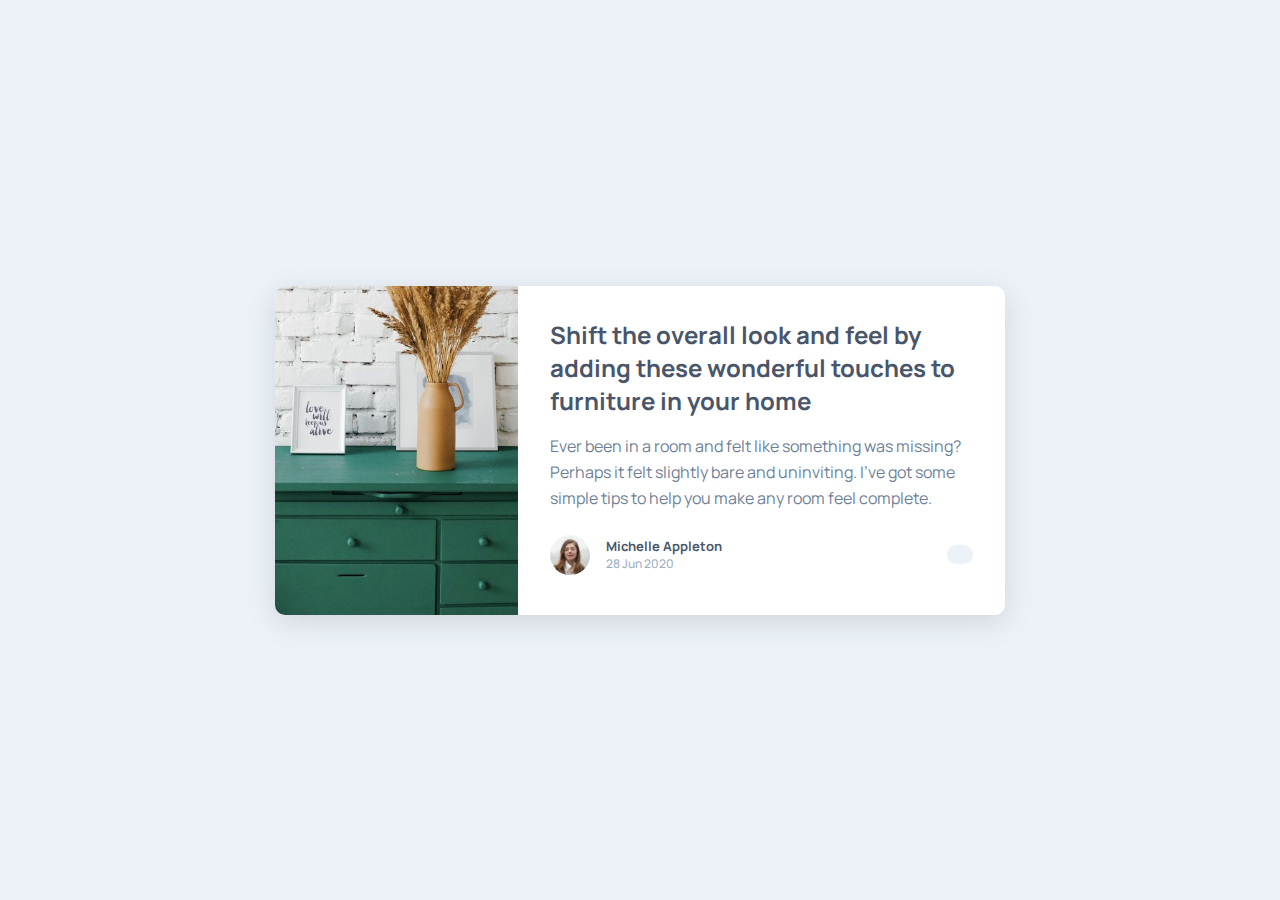
<file: Article-preview-component/index.html>
<!DOCTYPE html>
<html lang="en">
<head>
  <meta charset="UTF-8">
  <meta name="viewport" content="width=device-width, initial-scale=1.0"> <!-- displays site properly based on user's device -->
  <link rel="preconnect" href="https://fonts.googleapis.com">
  <link rel="preconnect" href="https://fonts.gstatic.com" crossorigin>
  <link href="https://fonts.googleapis.com/css2?family=Manrope:wght@500;700&display=swap" rel="stylesheet">
  <link rel="stylesheet" href="https://cdnjs.cloudflare.com/ajax/libs/font-awesome/6.5.1/css/all.min.css" integrity="sha512-DTOQO9RWCH3ppGqcWaEA1BIZOC6xxalwEsw9c2QQeAIftl+Vegovlnee1c9QX4TctnWMn13TZye+giMm8e2LwA==" crossorigin="anonymous" referrerpolicy="no-referrer" />
  <link rel="icon" type="image/png" sizes="32x32" href="./images/favicon-32x32.png">
  <link rel="stylesheet" href="./src/style.css">
  <title>Frontend Mentor | Article preview component</title>

  <!-- Feel free to remove these styles or customise in your own stylesheet 👍 -->
  <!-- <style>
    .attribution { font-size: 11px; text-align: center; }
    .attribution a { color: hsl(228, 45%, 44%); }
  </style> -->
</head>
<body>

  <!-- Shift the overall look and feel by adding these wonderful 
  touches to furniture in your home

  Ever been in a room and felt like something was missing? Perhaps 
  it felt slightly bare and uninviting. I’ve got some simple tips 
  to help you make any room feel complete.

  Michelle Appleton
  28 Jun 2020

  Share -->
  
  <main class="container">
    <section class="img"></section>
    <section class="details">
      <h1>Shift the overall look and feel by adding these wonderful 
        touches to furniture in your home</h1>
      <p class="para">
        Ever been in a room and felt like something was missing? Perhaps 
        it felt slightly bare and uninviting. I’ve got some simple tips 
        to help you make any room feel complete.
      </p>
      <div class="flex_container">
        <div class="flex_1">
          <img src="./images/avatar-michelle.jpg" alt="Michelle" class="avatar">
          <div class="info">
            <h2>Michelle Appleton</h2>
            <p class="date">28 Jun 2020</p>
          </div>
        </div>
        <div class="flex_2">
          <i class="fa-solid fa-share"></i>
          <ul class="links">
            <li>SHARE</li>
            <li><img src="./images/icon-facebook.svg" alt="facebook"></li>
            <li><img src="./images/icon-twitter.svg" alt="twitter"></li>
            <li><img src="./images/icon-pinterest.svg" alt="pinterest"></li>
          </ul>
        </div>
      </div>
    </section>
  </main>

  <!-- <div class="attribution">
    Challenge by <a href="https://www.frontendmentor.io?ref=challenge" target="_blank">Frontend Mentor</a>. 
    Coded by <a href="#">Your Name Here</a>.
  </div> -->

  <script src="./src/app.js"></script>
</body>
</html>
</file>
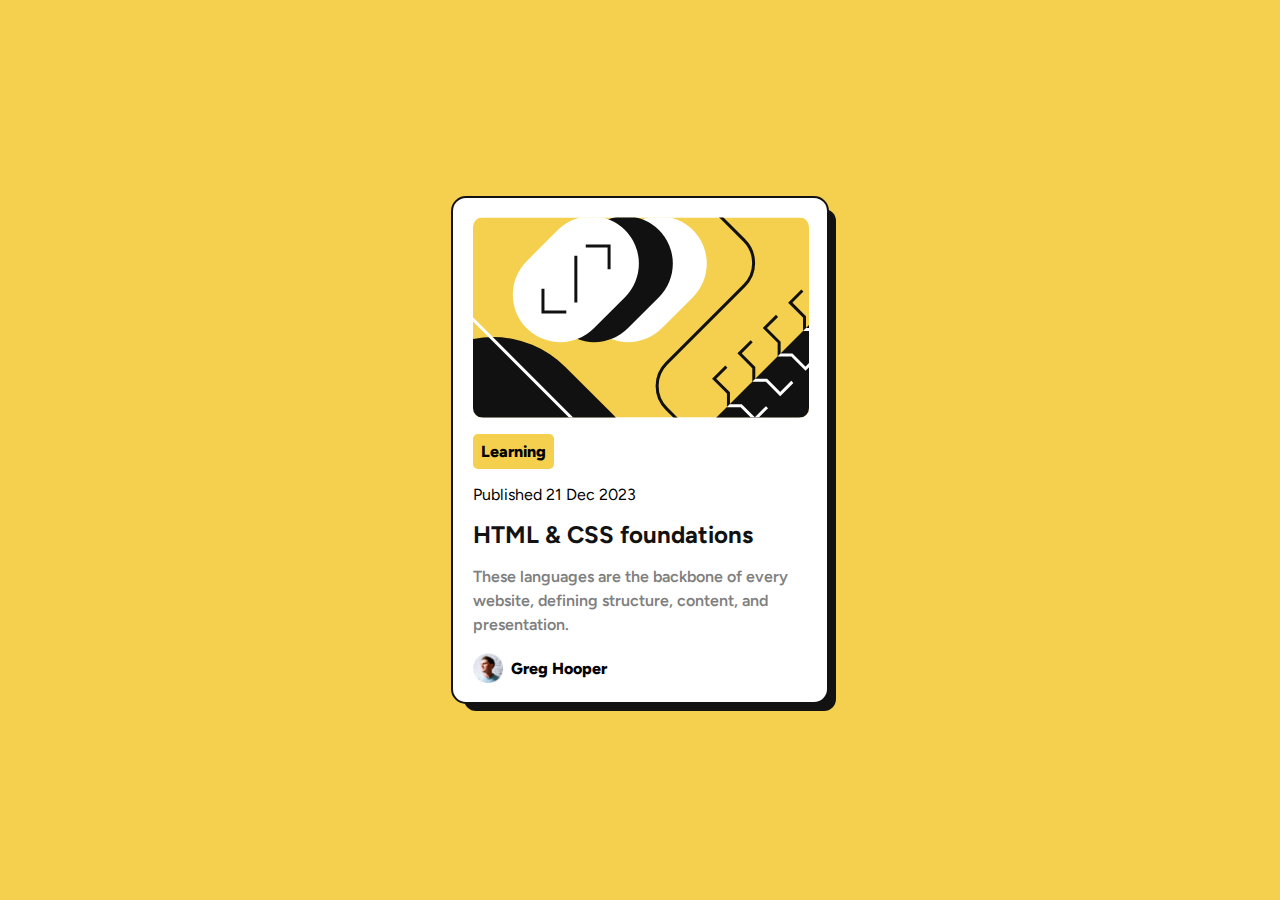
<file: Blog-preview-card/index.html>
<!DOCTYPE html>
<html lang="en">
<head>
  <meta charset="UTF-8">
  <meta name="viewport" content="width=device-width, initial-scale=1.0"> <!-- displays site properly based on user's device -->
  <link rel="preconnect" href="https://fonts.googleapis.com">
  <link rel="preconnect" href="https://fonts.gstatic.com" crossorigin>
  <link href="https://fonts.googleapis.com/css2?family=Figtree:wght@600;800&display=swap" rel="stylesheet">
  <link rel="icon" type="image/png" sizes="32x32" href="./assets/images/favicon-32x32.png">
  <link rel="stylesheet" href="./src/style.css">
  <title>Frontend Mentor | Blog preview card</title>

  <!-- Feel free to remove these styles or customise in your own stylesheet 👍
  <style>
    .attribution { font-size: 11px; text-align: center; }
    .attribution a { color: hsl(228, 45%, 44%); }
  </style> -->
</head>
<body>

  <!-- Learning

  Published 21 Dec 2023

  HTML & CSS foundations

  These languages are the backbone of every website, defining structure, content, and presentation.

  Greg Hooper -->

  <div class="container">
    <img src="./assets/images/illustration-article.svg" alt="illustration-article">

    <p class="tag">Learning</p>

    <p class="details">Published 21 Dec 2023</p>

    <h2>HTML & CSS foundations</h2>

    <p class="info">
      These languages are the backbone of every website, defining structure, content, and presentation.
    </p>

    <div class="profile_details">
      <img class="avatar" src="./assets/images/image-avatar.webp">
      <p class="name">Greg Hooper</p>
    </div>
  </div>
  
  <!-- <div class="attribution">
    Challenge by <a href="https://www.frontendmentor.io?ref=challenge" target="_blank">Frontend Mentor</a>. 
    Coded by <a href="#">Your Name Here</a>.
  </div> -->
</body>
</html>
</file>
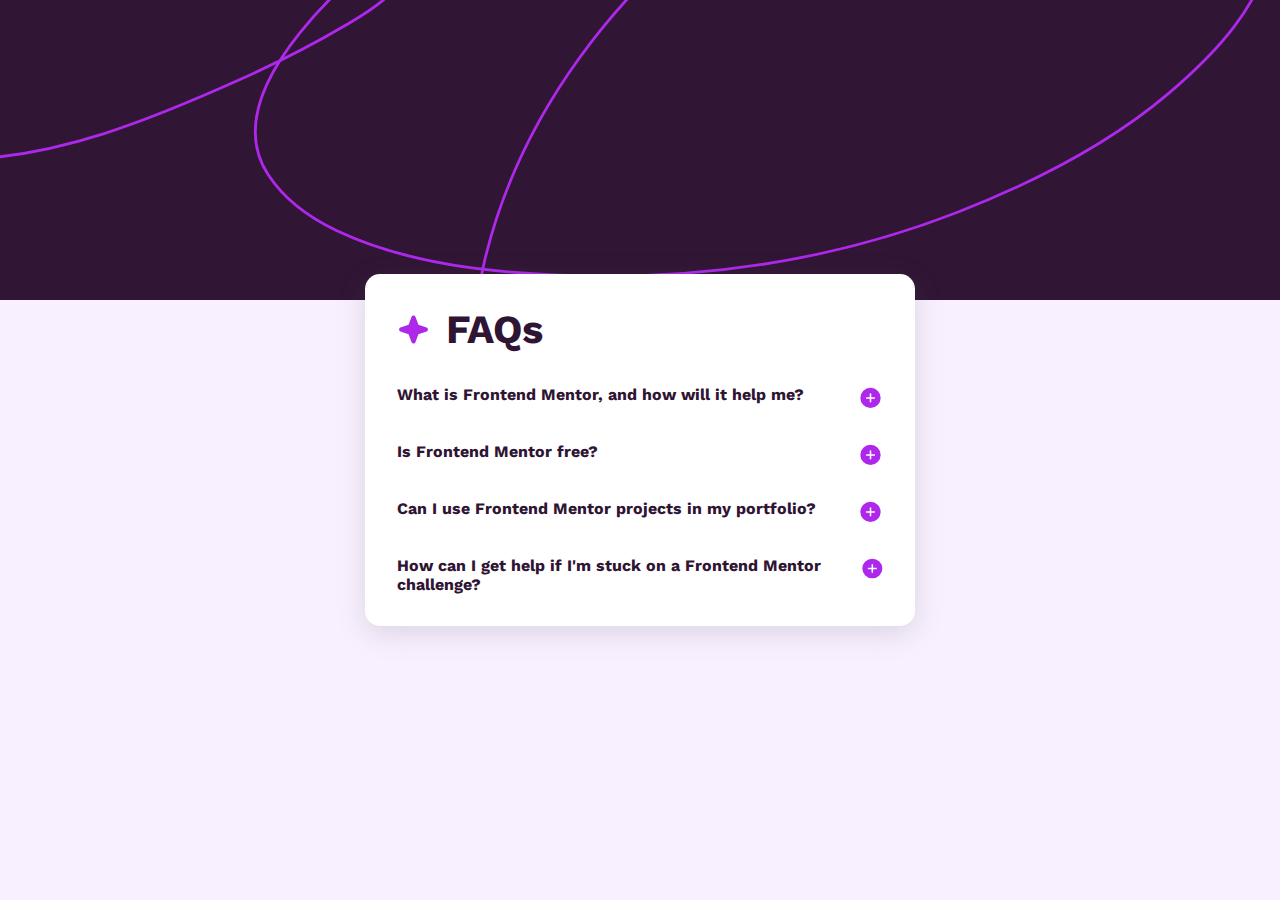
<file: FAQ-accordian/index.html>
<!DOCTYPE html>
<html lang="en">
<head>
  <meta charset="UTF-8">
  <meta name="viewport" content="width=device-width, initial-scale=1.0"> <!-- displays site properly based on user's device -->
  <link rel="preconnect" href="https://fonts.googleapis.com">
  <link rel="preconnect" href="https://fonts.gstatic.com" crossorigin>
  <link href="https://fonts.googleapis.com/css2?family=Work+Sans:wght@400;600;700&display=swap" rel="stylesheet">
  <link rel="icon" type="image/png" sizes="32x32" href="./assets/images/favicon-32x32.png">
  <link rel="stylesheet" href="./src/style.css">
  <title>Frontend Mentor | FAQ accordion</title>

  <!-- Feel free to remove these styles or customise in your own stylesheet 👍 -->
  <!-- <style>
    .attribution { font-size: 11px; text-align: center; }
    .attribution a { color: hsl(228, 45%, 44%); }
  </style> -->
</head>
<body>

  <!-- FAQs

  What is Frontend Mentor, and how will it help me?

  Frontend Mentor offers realistic coding challenges to help developers improve their 
  frontend coding skills with projects in HTML, CSS, and JavaScript. It's suitable for 
  all levels and ideal for portfolio building.

  Is Frontend Mentor free?

  Yes, Frontend Mentor offers both free and premium coding challenges, with the free 
  option providing access to a range of projects suitable for all skill levels.

  Can I use Frontend Mentor projects in my portfolio?

  Yes, you can use projects completed on Frontend Mentor in your portfolio. It's an excellent
  way to showcase your skills to potential employers!

  How can I get help if I'm stuck on a Frontend Mentor challenge?
  
  The best place to get help is inside Frontend Mentor's Discord community. There's a help 
  channel where you can ask questions and seek support from other community members. -->


  <main class="bg">
    <section class="grid_1"></section>
    <section class="grid_2"></section>
    <div class="container">
      <div class="header">
        <img src="./assets/images/icon-star.svg" alt="Star">
        <h1>FAQs</h1>
      </div>
      <div class="questions">


        <div class="que">
          <div class="question_header">
            <div class="question">What is Frontend Mentor, and how will it help me?</div>
            <div class="icon"></div>
          </div>
          <p class="answer">
            Frontend Mentor offers realistic coding challenges to help developers improve their 
            frontend coding skills with projects in HTML, CSS, and JavaScript. It's suitable for 
            all levels and ideal for portfolio building.
          </p>
        </div>


        <div class="que">
          <div class="question_header">
            <div class="question">Is Frontend Mentor free?</div>
            <div class="icon"></div>
          </div>
          <p class="answer">Yes, Frontend Mentor offers both free and premium coding challenges, with the free 
            option providing access to a range of projects suitable for all skill levels.
          </p>
        </div>


        <div class="que">
          <div class="question_header">
            <div class="question">Can I use Frontend Mentor projects in my portfolio?</div>
            <div class="icon"></div>
          </div>
          <p class="answer">Yes, you can use projects completed on Frontend Mentor in your portfolio. It's an excellent
            way to showcase your skills to potential employers!
          </p>
        </div>


        <div class="que">
          <div class="question_header">
            <div class="question">How can I get help if I'm stuck on a Frontend Mentor challenge?</div>
            <div class="icon"></div>
          </div>
          <p class="answer">The best place to get help is inside Frontend Mentor's Discord community. There's a help 
            channel where you can ask questions and seek support from other community members.
          </p>
        </div>


      </div>
    </div>
  </main>
  
  <!-- <div class="attribution">
    Challenge by <a href="https://www.frontendmentor.io?ref=challenge" target="_blank">Frontend Mentor</a>. 
    Coded by <a href="#">Your Name Here</a>.
  </div> -->

  <script src="./src/app.js"></script>
</body>
</html>
</file>
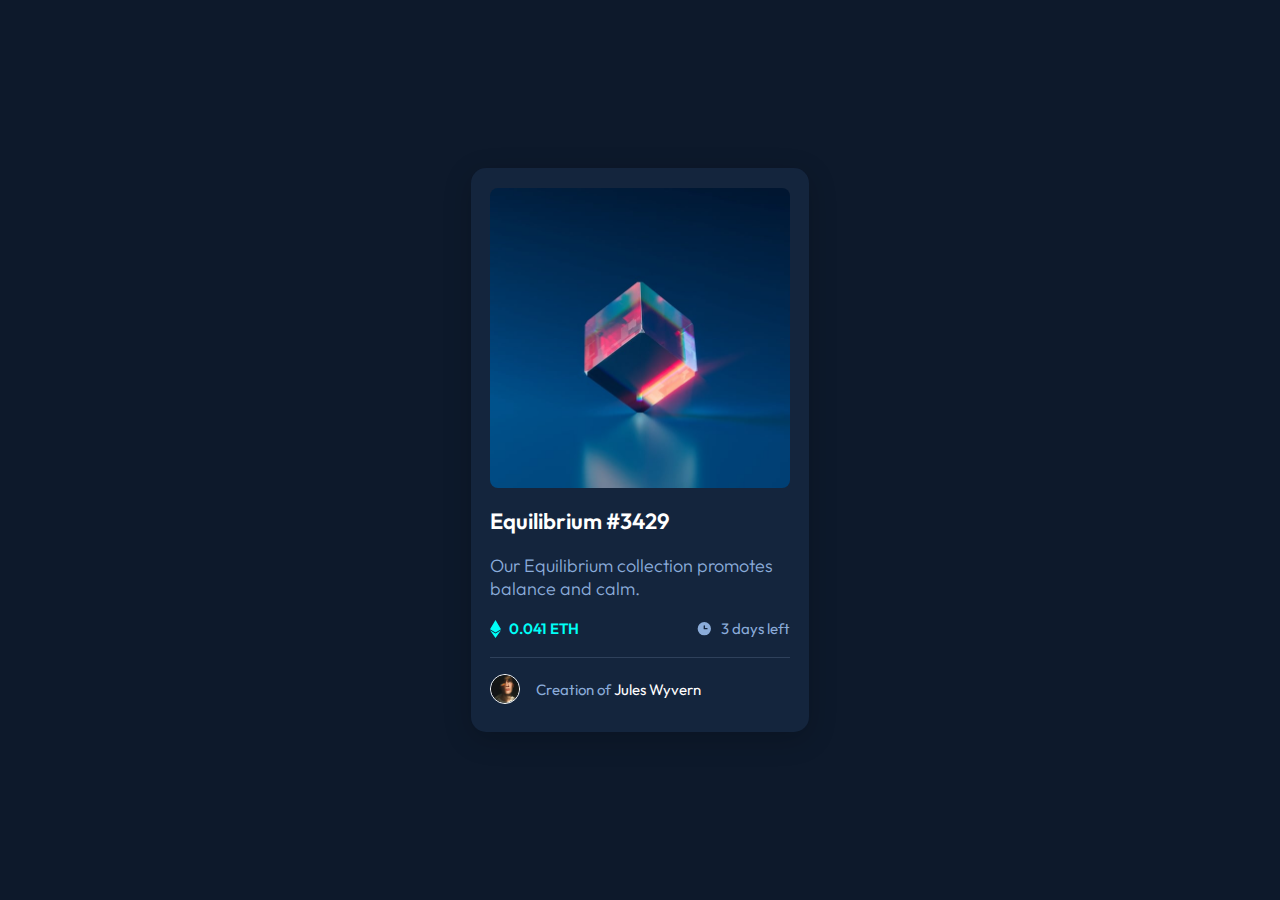
<file: NFT-preview-card-component/index.html>
<!DOCTYPE html>
<html lang="en">
<head>
  <meta charset="UTF-8">
  <meta name="viewport" content="width=device-width, initial-scale=1.0"> <!-- displays site properly based on user's device -->
  <link rel="preconnect" href="https://fonts.googleapis.com">
  <link rel="preconnect" href="https://fonts.gstatic.com" crossorigin>
  <link href="https://fonts.googleapis.com/css2?family=Outfit:wght@300;400;600&display=swap" rel="stylesheet">
  <link rel="icon" type="image/png" sizes="32x32" href="./images/favicon-32x32.png">
  <link rel="stylesheet" href="./src/style.css">
  <title>Frontend Mentor | NFT preview card component</title>

  <!-- Feel free to remove these styles or customise in your own stylesheet 👍 -->
  <!-- <style>
    .attribution { font-size: 11px; text-align: center; }
    .attribution a { color: hsl(228, 45%, 44%); }
  </style> -->
</head>
<body>

  <!-- Equilibrium #3429

  Our Equilibrium collection promotes balance and calm.

  0.041 ETH
  3 days left
  
  Creation of Jules Wyvern -->


  <main class="container">
    <div class="equi_img" >
      <div class="view_box">
        <img src="./images/icon-view.svg" alt="view" class="view">
      </div>
    </div>
    <h3>Equilibrium #3429</h3>
    <p>Our Equilibrium collection promotes balance and calm.</p>
    <div class="details">
      <div class="eth">
        <img src="./images/icon-ethereum.svg"k class="eth_img" alt="icon-ethereum">
        <p>0.041 ETH</p>
      </div>
      <div class="time_limit">
        <img src="./images/icon-clock.svg" class="time_limit_img" alt="icon-clock">
        <p>3 days left</p>
      </div>
    </div>
    <div class="info">
      <img src="./images/image-avatar.png" alt="Avatar">
      <p>Creation of <span>Jules Wyvern</span></p>
    </div>
  </main>



  <!-- <div class="attribution">
    Challenge by <a href="https://www.frontendmentor.io?ref=challenge" target="_blank">Frontend Mentor</a>. 
    Coded by <a href="#">Your Name Here</a>.
  </div> -->
</body>
</html>
</file>
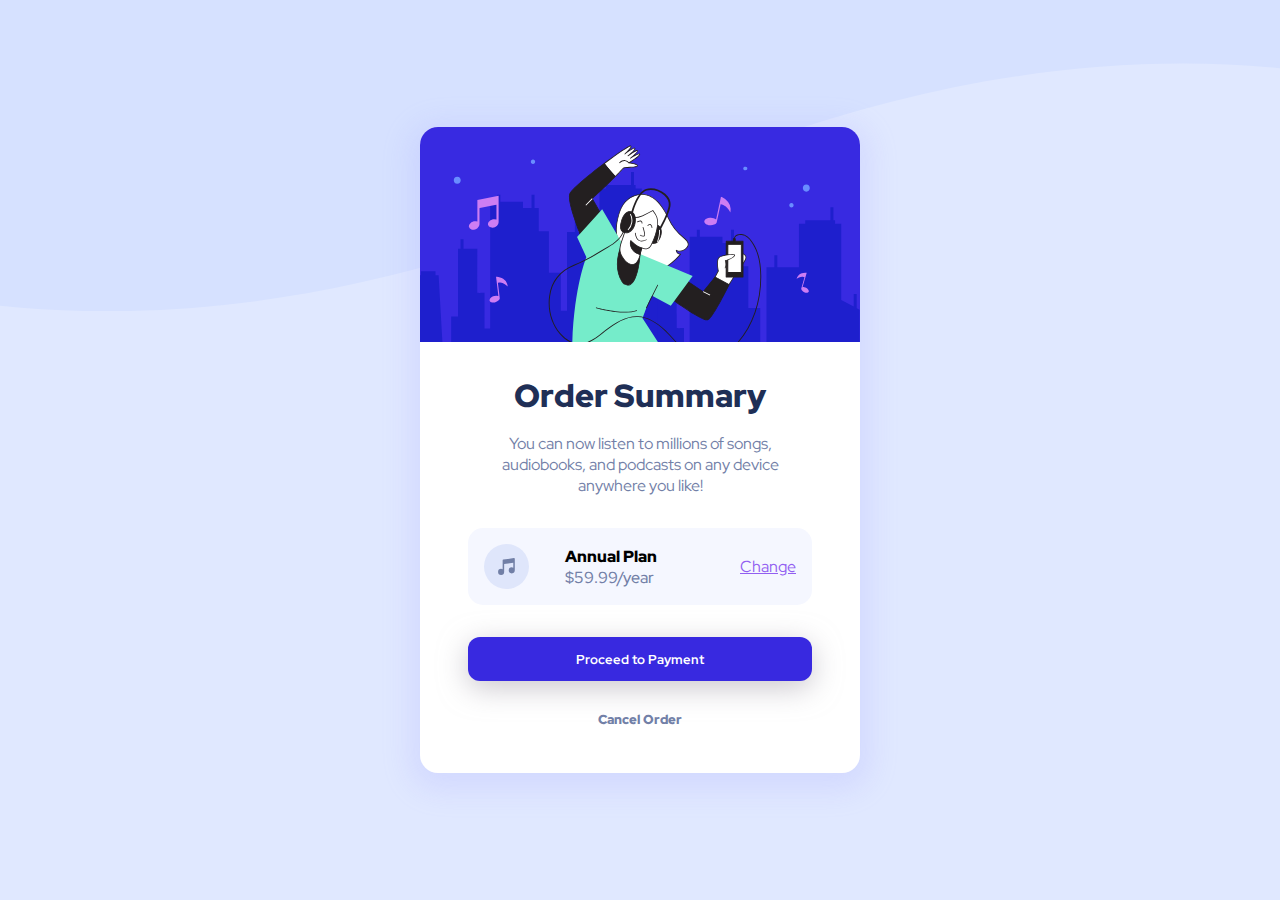
<file: Order-summary-card/index.html>
<!DOCTYPE html>
<html lang="en">
<head>
  <meta charset="UTF-8">
  <meta name="viewport" content="width=device-width, initial-scale=1.0"> <!-- displays site properly based on user's device -->
  <link rel="preconnect" href="https://fonts.googleapis.com">
  <link rel="preconnect" href="https://fonts.gstatic.com" crossorigin>
  <link href="https://fonts.googleapis.com/css2?family=Red+Hat+Display:wght@500;700;900&display=swap" rel="stylesheet">
  <link rel="icon" type="image/png" sizes="32x32" href="./images/favicon-32x32.png">
  <link rel="stylesheet" href="./src/style.css">
  
  <title>Frontend Mentor | Order summary card</title>

  <!-- Feel free to remove these styles or customise in your own stylesheet 👍
  <style>
    .attribution { font-size: 11px; text-align: center; }
    .attribution a { color: hsl(228, 45%, 44%); }
  </style> -->
</head>
<body>

  <!-- Order Summary

  You can now listen to millions of songs, audiobooks, and podcasts on any 
  device anywhere you like!

  Annual Plan
  $59.99/year

  Change

  Proceed to Payment
  Cancel Order -->


  <main class="container">
    <section class="img"></section>
    <section class="details">
      <h1>Order Summary</h1>
      <p class="info">
        You can now listen to millions of songs, audiobooks, and podcasts on any 
        device anywhere you like!
      </p>
      <div class="order_details">
        <div class="icon"></div>
        <div class="order_info">
          <h2>Annual Plan</h2>
          <p class="plan">$59.99/year</p>
        </div>
        <a href="" class="change">Change</a>
      </div>
      <button class="proceed">Proceed to Payment</button>
      <button class="cancel">Cancel Order</button>
    </section>
  
  </main>


  
  <!-- <div class="attribution">
    Challenge by <a href="https://www.frontendmentor.io?ref=challenge" target="_blank">Frontend Mentor</a>. 
    Coded by <a href="#">Your Name Here</a>.
  </div> -->
</body>
</html>
</file>
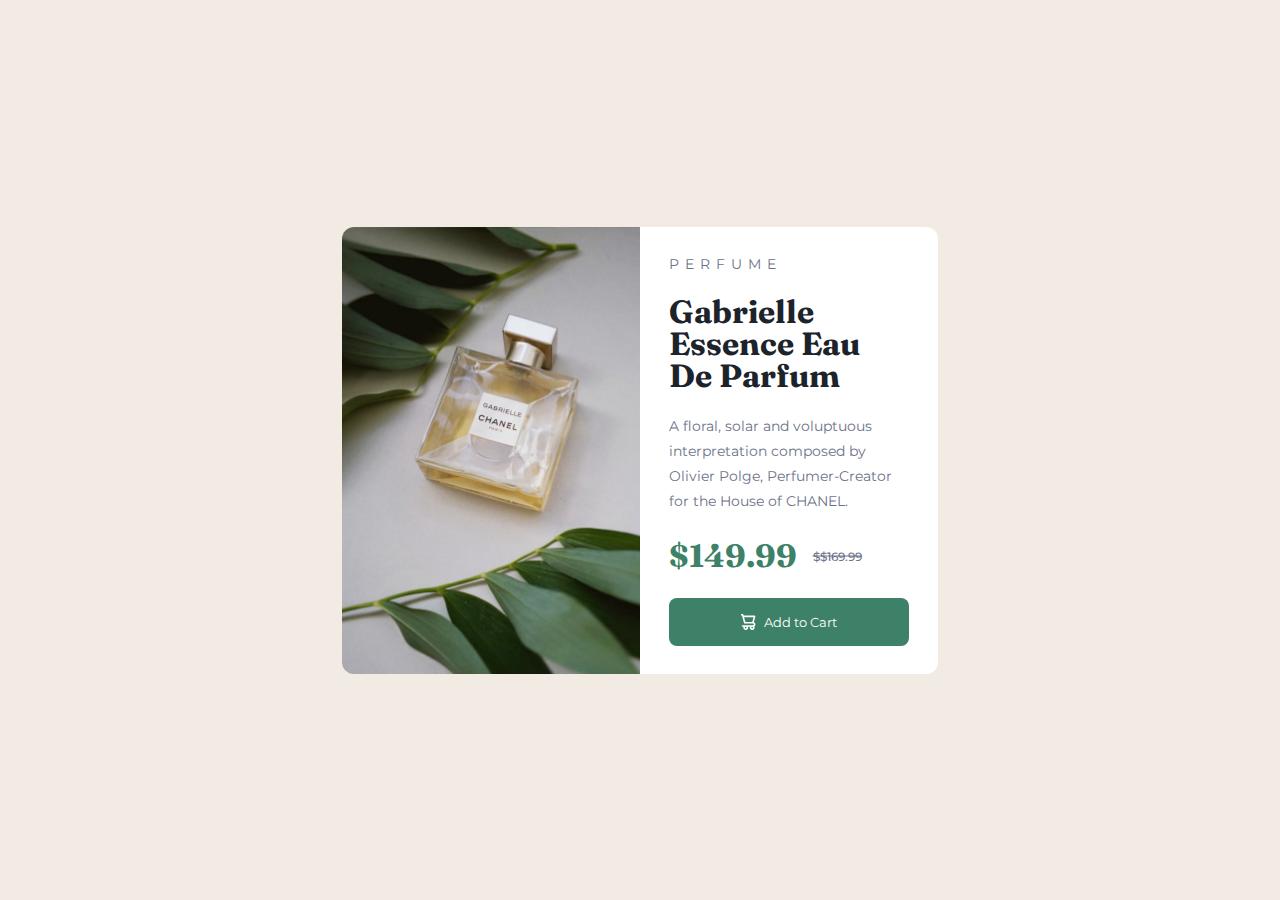
<file: Product-preview-card-component/index.html>
<!DOCTYPE html>
<html lang="en">
<head>
  <meta charset="UTF-8">
  <meta name="viewport" content="width=device-width, initial-scale=1.0"> <!-- displays site properly based on user's device -->

  <link rel="icon" type="image/png" sizes="32x32" href="./images/favicon-32x32.png">
  <link rel="preconnect" href="https://fonts.googleapis.com">
  <link rel="preconnect" href="https://fonts.gstatic.com" crossorigin>
  <link href="https://fonts.googleapis.com/css2?family=Fraunces:opsz,wght@9..144,700&family=Montserrat:wght@500;700&display=swap" rel="stylesheet">

  <link rel="stylesheet" href="./src/style.css">

  <title>Frontend Mentor | Product preview card component</title>

  <!-- Feel free to remove these styles or customise in your own stylesheet 👍
  <style>
    .attribution { font-size: 11px; text-align: center; }
    .attribution a { color: hsl(228, 45%, 44%); } -->
  <!-- </style> -->
</head>
<body>

  <!-- Perfume

  Gabrielle Essence Eau De Parfum

  A floral, solar and voluptuous interpretation composed by Olivier Polge, 
  Perfumer-Creator for the House of CHANEL.

  $149.99
  $169.99

  Add to Cart -->


  <main class="container">
    <section class="img"></section>
    <section class="details">
      <p class="perfume">Perfume</p>
      <h1 class="heading">Gabrielle Essence Eau De Parfum</h1>
      <p class="info">
        A floral, solar and voluptuous interpretation composed by Olivier Polge, 
        Perfumer-Creator for the House of CHANEL.
      </p>
      <h2 class="cost">$149.99</h2>
      <button><img src="./images/icon-cart.svg" alt="add to cart">Add to Cart</button>
    </section>
  </main>
  
  <!-- <div class="attribution">
    Challenge by <a href="https://www.frontendmentor.io?ref=challenge" target="_blank">Frontend Mentor</a>. 
    Coded by <a href="#">Your Name Here</a>.
  </div> -->
</body>
</html>
</file>
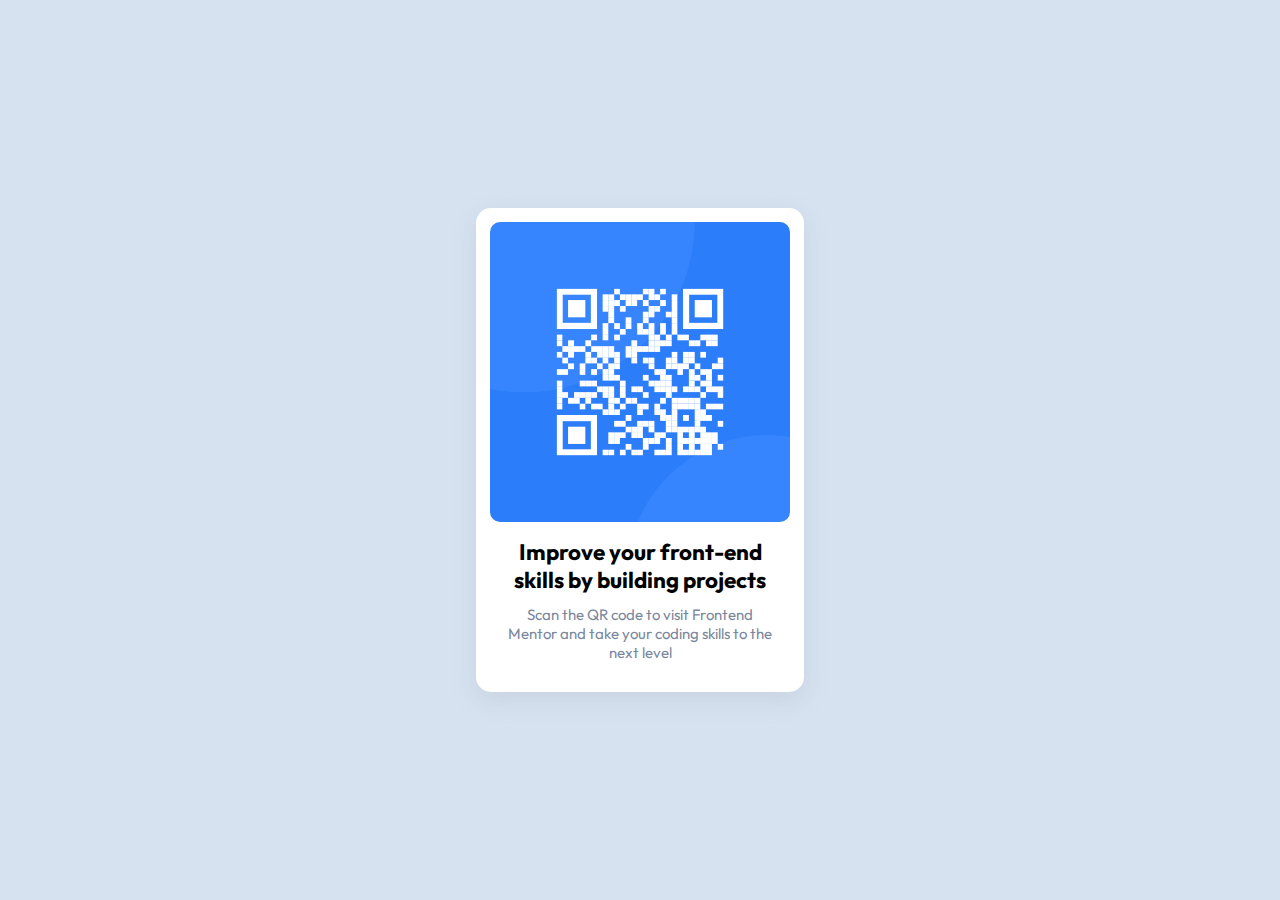
<file: qr-code-component/index.html>
<!DOCTYPE html>
<html lang="en">
<head>
  <meta charset="UTF-8">
  <meta name="viewport" content="width=device-width, initial-scale=1.0"> <!-- displays site properly based on user's device -->
  <link rel="preconnect" href="https://fonts.googleapis.com">
  <link rel="preconnect" href="https://fonts.gstatic.com" crossorigin>
  <link href="https://fonts.googleapis.com/css2?family=Outfit:wght@400;700&display=swap" rel="stylesheet">
  <link rel="icon" type="image/png" sizes="32x32" href="./images/favicon-32x32.png">
  <link rel="stylesheet" href="src/style.css">
  <title>Frontend Mentor | QR code component</title>

  <!-- Feel free to remove these styles or customise in your own stylesheet 👍 -->
  <!-- <style>
    .attribution { font-size: 11px; text-align: center; }
    .attribution a { color: hsl(228, 45%, 44%); }
  </style> -->
</head>
<body>

  <!-- Improve your front-end skills by building projects

  Scan the QR code to visit Frontend Mentor and take your coding skills to the next level -->
  

  <main class="container">
    <img src="./images/image-qr-code.png" alt="qr-code">
    <div class="info">
      <h2>Improve your front-end skills by building projects</h2>
      <p>Scan the QR code to visit Frontend Mentor and take your coding skills to the next level</p>
    </div>
  </main>



  <!-- <div class="attribution">
    Challenge by <a href="https://www.frontendmentor.io?ref=challenge" target="_blank">Frontend Mentor</a>. 
    Coded by <a href="#">Your Name Here</a>.
  </div> -->
</body>
</html>
</file>
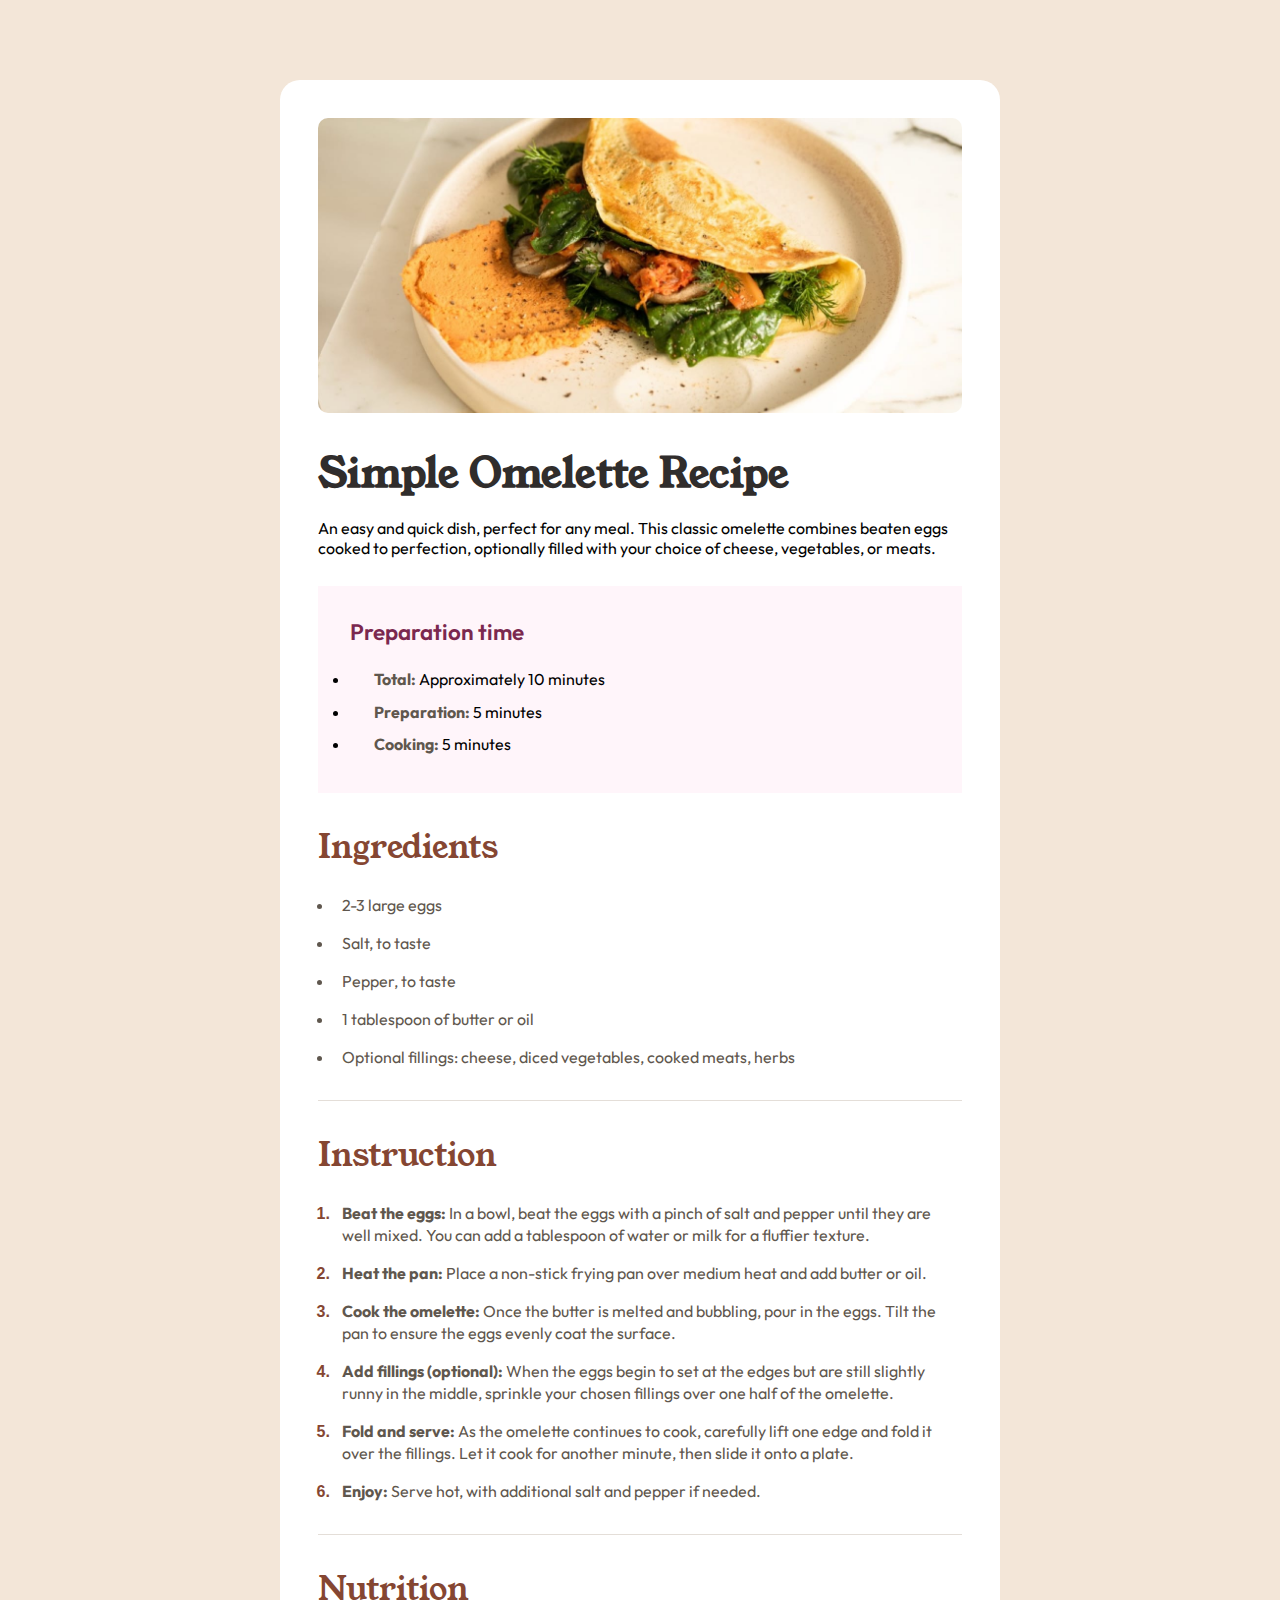
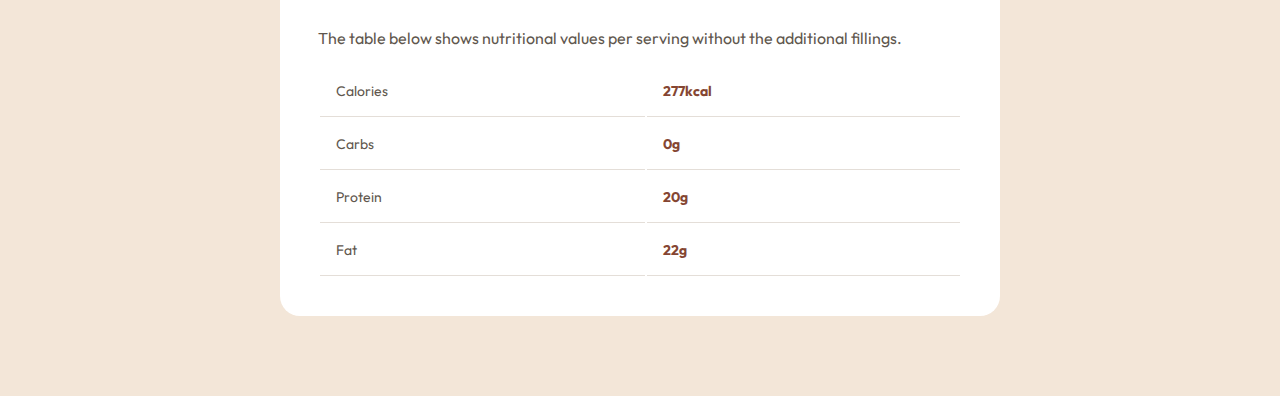
<file: Recipe-page/index.html>
<!DOCTYPE html>
<html lang="en">
<head>
  <meta charset="UTF-8">
  <meta name="viewport" content="width=device-width, initial-scale=1.0"> <!-- displays site properly based on user's device -->

  <link rel="icon" type="image/png" sizes="32x32" href="./assets/images/favicon-32x32.png">
  <link rel="preconnect" href="https://fonts.googleapis.com">
  <link rel="preconnect" href="https://fonts.gstatic.com" crossorigin>
  <link href="https://fonts.googleapis.com/css2?family=Outfit:wght@400;600;700&family=Young+Serif&display=swap" rel="stylesheet">
  <title>Frontend Mentor | Recipe page</title>
  <link rel="stylesheet" href="./src/style.css">

  <!-- Feel free to remove these styles or customise in your own stylesheet 👍 -->
  <!-- <style>
    .attribution { font-size: 11px; text-align: center; }
    .attribution a { color: hsl(228, 45%, 44%); }
  </style> -->
</head>
<body>

  <!-- Simple Omelette Recipe

  An easy and quick dish, perfect for any meal. This classic omelette combines beaten eggs cooked 
  to perfection, optionally filled with your choice of cheese, vegetables, or meats.

  Preparation time

  Total: Approximately 10 minutes
  Preparation: 5 minutes
  Cooking: 5 minutes

  Ingredients

  2-3 large eggs
  Salt, to taste
  Pepper, to taste
  1 tablespoon of butter or oil
  Optional fillings: cheese, diced vegetables, cooked meats, herbs

  Instructions

  Beat the eggs: In a bowl, beat the eggs with a pinch of salt and pepper until they are well mixed. 
  You can add a tablespoon of water or milk for a fluffier texture.

  Heat the pan: Place a non-stick frying pan over medium heat and add butter or oil.

  Cook the omelette: Once the butter is melted and bubbling, pour in the eggs. Tilt the pan to ensure 
  the eggs evenly coat the surface.

  Add fillings (optional): When the eggs begin to set at the edges but are still slightly runny in the 
  middle, sprinkle your chosen fillings over one half of the omelette.

  Fold and serve: As the omelette continues to cook, carefully lift one edge and fold it over the 
  fillings. Let it cook for another minute, then slide it onto a plate.

  Enjoy: Serve hot, with additional salt and pepper if needed.

  Nutrition

  The table below shows nutritional values per serving without the additional fillings.

  Calories
  277kcal

  Carbs
  0g

  Protein
  20g

  Fat
  22g -->


  <main class="container">
    <img src="./assets/images/image-omelette.jpeg" alt="Fresh omelette">
    <section class="intro">
      <h1>Simple Omelette Recipe</h1>
      <p class="intro_para">
        An easy and quick dish, perfect for any meal. This classic omelette combines beaten eggs cooked 
        to perfection, optionally filled with your choice of cheese, vegetables, or meats.
      </p>
      <div class="preparation_tips">
        <p class="preparation_time">Preparation time</p>
        <ul class="preparation_tips_list">
          <li><span class="list_title">Total: </span>Approximately 10 minutes</li>
          <li><span class="list_title">Preparation: </span>5 minutes</li>
          <li><span class="list_title">Cooking: </span>5 minutes</li>
        </ul>
      </div>
    </section>
    <section class="Ingredients">
      <h2>Ingredients</h2>
      <ul class="ingredients_list">
        <li>2-3 large eggs</li>
        <li>Salt, to taste</li>
        <li>Pepper, to taste</li>
        <li>1 tablespoon of butter or oil</li>
        <li>Optional fillings: cheese, diced vegetables, cooked meats, herbs</li>
      </ul>
    </section>
    <section class="instructions">
      <p class="instructions_heading">Instruction</p>
      <ul class="instructions_list">
        <li><span class="list_title">Beat the eggs: </span>In a bowl, beat the eggs with a pinch of salt and pepper until they are well mixed. 
          You can add a tablespoon of water or milk for a fluffier texture.</li>
        <li><span class="list_title">Heat the pan: </span>Place a non-stick frying pan over medium heat and add butter or oil.</li>
        <li><span class="list_title">Cook the omelette: </span>Once the butter is melted and bubbling, pour in the eggs. Tilt the pan to ensure 
          the eggs evenly coat the surface.</li>
        <li><span class="list_title">Add fillings (optional): </span>When the eggs begin to set at the edges but are still slightly runny in the 
          middle, sprinkle your chosen fillings over one half of the omelette.</li>
        <li><span class="list_title">Fold and serve: </span>As the omelette continues to cook, carefully lift one edge and fold it over the 
          fillings. Let it cook for another minute, then slide it onto a plate.</li>
        <li><span class="list_title">Enjoy: </span>Serve hot, with additional salt and pepper if needed.</li>
      </ul>
    </section>
    <section class="nutrition">
      <p class="nutrition_heading">Nutrition</p>
      <p class="nutrition_para">The table below shows nutritional values per serving without the additional fillings.</p>
      <table>
        <tr>
          <td>Calories</td>
          <td class="color">277kcal</td>
        </tr>
        <tr>
          <td>Carbs</td>
          <td class="color">0g</td>
        </tr>
        <tr>
          <td>Protein</td>
          <td class="color">20g</td>
        </tr>
        <tr>
          <td>Fat</td>
          <td class="color">22g</td>
        </tr>
      </table>
    </section>
  </main>
  
  <!-- <div class="attribution">
    Challenge by <a href="https://www.frontendmentor.io?ref=challenge" target="_blank">Frontend Mentor</a>. 
    Coded by <a href="#">Your Name Here</a>.
  </div> -->
</body>
</html>
</file>
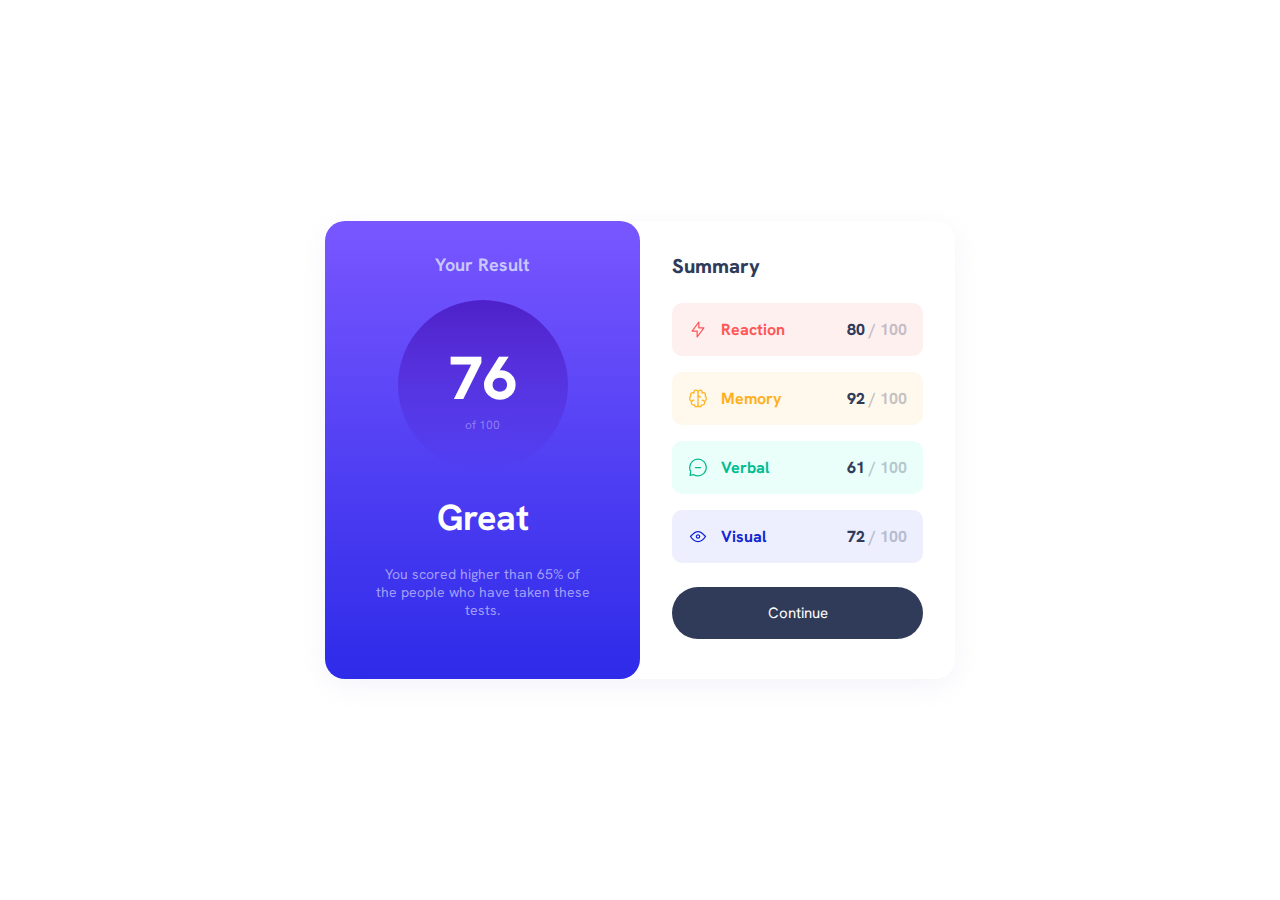
<file: Results-summary-component/index.html>
<!DOCTYPE html>
<html lang="en">
<head>
  <meta charset="UTF-8">
  <meta name="viewport" content="width=device-width, initial-scale=1.0"> <!-- displays site properly based on user's device -->
  <link rel="preconnect" href="https://fonts.googleapis.com">
  <link rel="preconnect" href="https://fonts.gstatic.com" crossorigin>
  <link href="https://fonts.googleapis.com/css2?family=Hanken+Grotesk:wght@500;700;800&display=swap" rel="stylesheet">
  <link rel="icon" type="image/png" sizes="32x32" href="./assets/images/favicon-32x32.png">
  <link rel="stylesheet" href="./src/style.css">
  <title>Frontend Mentor | Results summary component</title>

  <!-- Feel free to remove these styles or customise in your own stylesheet 👍 -->
  <!-- <style>
    .attribution { font-size: 11px; text-align: center; }
    .attribution a { color: hsl(228, 45%, 44%); }
  </style> -->
</head>
<body>

  <!-- Your Result
  76
  of 100

  Great
  You scored higher than 65% of the people who have taken these tests.
  
  Summary

  Reaction
  80 / 100

  Memory
  92 / 100

  Verbal
  61 / 100

  Visual
  72 / 100

  Continue -->


  <main class="container">
    <section class="result">
      <p class="result_heading">Your Result</p>
      <div class="result_num">
        <span class="main_result">76</span>
        of 100
      </div>
      <h1>Great</h1>
      <div class="info">
        You scored higher than 65% of the people who have taken these tests.
      </div>
    </section>
    <section class="summary">
      <p class="summary_heading">Summary</p>
      <div class="attributes">
        <div class="att att1">

          <div class="flex_1">
            <img src="./assets/images/icon-reaction.svg" alt="Reaction score">
            <p class="reaction">Reaction</p>
          </div>

          <div class="flex_2">
            <span class="att_result">80</span> / 100
          </div>

        </div>

        <div class="att att2">

          <div class="flex_1">
            <img src="./assets/images/icon-memory.svg" alt="Memory score">
            <p class="reaction">Memory</p>
          </div>

          <div class="flex_2">
            <span class="att_result">92</span> / 100
          </div>

        </div>

        <div class="att att3">

          <div class="flex_1">
            <img src="./assets/images/icon-verbal.svg" alt="Verbal score">
            <p class="reaction">Verbal</p>
          </div>

          <div class="flex_2">
            <span class="att_result">61</span> / 100
          </div>

        </div>

        <div class="att att4">

          <div class="flex_1">
            <img src="./assets/images/icon-visual.svg" alt="Visual score">
            <p class="reaction">Visual</p>
          </div>

          <div class="flex_2">
            <span class="att_result">72</span> / 100
          </div>

        </div>

      </div>
      
      <button class="continue">Continue</button>
        
    </section>
  </main>


  
  <!-- <div class="attribution">
    Challenge by <a href="https://www.frontendmentor.io?ref=challenge" target="_blank">Frontend Mentor</a>. 
    Coded by <a href="#">Your Name Here</a>.
  </div> -->
</body>
</html>
</file>
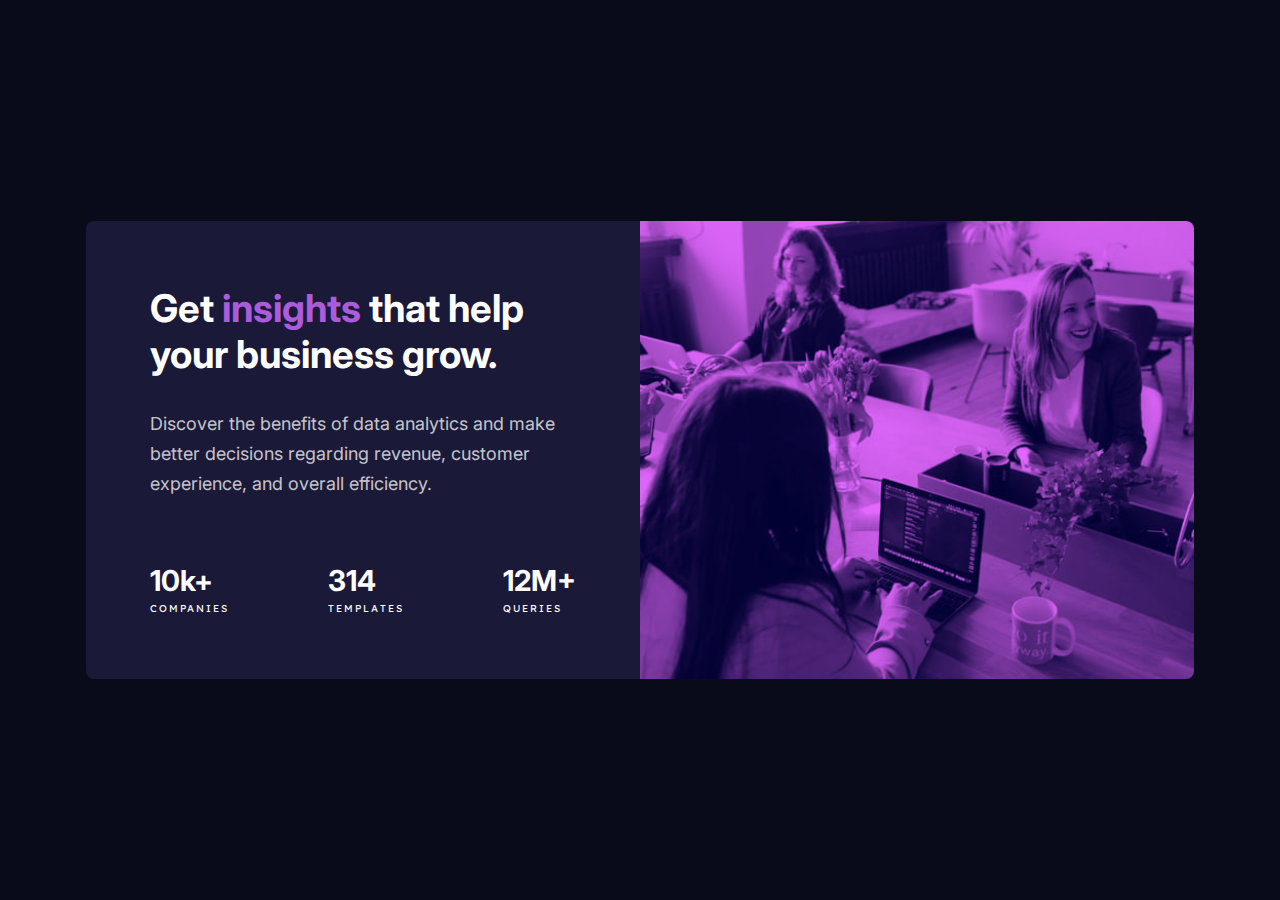
<file: Stats-preview-card-component/index.html>
<!DOCTYPE html>
<html lang="en">
<head>
  <meta charset="UTF-8">
  <meta name="viewport" content="width=device-width, initial-scale=1.0"> <!-- displays site properly based on user's device -->

  <link rel="icon" type="image/png" sizes="32x32" href="./images/favicon-32x32.png">
  <link rel="preconnect" href="https://fonts.googleapis.com">
  <link rel="preconnect" href="https://fonts.gstatic.com" crossorigin>
  <link href="https://fonts.googleapis.com/css2?family=Inter:wght@400;700&family=Lexend+Deca&display=swap" rel="stylesheet">
  <link rel="stylesheet" href="./src/style.css">
  <title>Frontend Mentor | Stats preview card component</title>

  <!-- Feel free to remove these styles or customise in your own stylesheet 👍 -->
  <!-- <style>
    .attribution { font-size: 11px; text-align: center; }
    .attribution a { color: hsl(228, 45%, 44%); }
  </style> -->
</head>
<body>
<!-- 
  Get insights that help your business grow.

  Discover the benefits of data analytics and make better decisions regarding revenue, customer 
  experience, and overall efficiency.

  10k+ companies
  314 templates
  12m+ queries -->

  <main class="container">
    <section class="details">
      <h1>Get <span class="insights">insights</span> that help your business grow.</h1>
      <p class="para">
        Discover the benefits of data analytics and make better decisions regarding revenue, customer 
        experience, and overall efficiency.
      </p>
      <div class="stats">
        <div class="stat"><h2>10k+</h2><p class="stats_info">COMPANIES</p></div>
        <div class="stat"><h2>314</h2><p class="stats_info">TEMPLATES</p></div>
        <div class="stat"><h2>12M+</h2><p class="stats_info">QUERIES</p></div>
      </div>
    </section>
    <section class="img"></section>
  </main>

  <!-- <div class="attribution">
    Challenge by <a href="https://www.frontendmentor.io?ref=challenge" target="_blank">Frontend Mentor</a>. 
    Coded by <a href="#">Your Name Here</a>.
  </div> -->
</body>
</html>
</file>
<file: Article-preview-component/src/style.css>
*{
    padding: 0%;
    margin: 0%;
    box-sizing: border-box;
}

body{
    font-family: 'Manrope', sans-serif;
    background-color: hsl(210, 46%, 95%);
}

.container{
    display: grid;
    grid-template-columns: 1fr 2fr;
    position: absolute;
    margin: auto;
    inset: 0;
    max-width: 730px;
    max-height: fit-content;
    box-shadow: rgba(100, 100, 111, 0.2) 0px 7px 29px 0px;    border-radius: 10px;
    background-color: white;
}

section.img{
    background-image: url("../images/drawers.jpg");
    background-size: cover;
    border-radius: 10px 0px 0px 10px;
    background-position: center;
}

section.details{
    padding: 2rem;
    display: flex;
    flex-direction: column;
    gap: 1rem;
}

h1{
    font-weight: 700;
    font-size: 1.5rem;
    color: hsl(217, 19%, 35%);
}

p.para{
    font-size: 16px;
    line-height: 26px;
    color: hsl(214, 17%, 51%);
}

.flex_container{
    display: flex;
    justify-content: space-between;
    align-items: center;
    /* width: 100%; */
    padding: 0.5rem 0rem;
}


.avatar{
    border-radius: 50px;
    width: 40px;
    height: 40px;
}

.flex_1{
    display: flex;
    justify-content: center;
    align-items: center;
    gap: 1rem;
}

.flex_2{
    background-color: hsl(210, 46%, 95%);
    border-radius: 100px;
    padding: 0.6rem 0.8rem;
    position: relative;
    color: hsl(214, 17%, 51%);
}

.share_active{
    background-color: hsl(214, 17%, 51%);
    color: white;
    border-radius: 100px;
    padding: 0.6rem 0.8rem;
    position: relative;
}

.flex_2:hover{
    background-color: hsl(210, 18%, 85%);
    cursor: pointer;
    background-blend-mode: difference;
}



h2{
    font-weight: 700;
    font-size: 13px;
    color: hsl(217, 19%, 35%);
    font: bolder;
}

p.date{
    font-weight: 500;
    color: hsl(212, 23%, 69%);
    font-size: 12px;
}

.links{
    position: absolute;
    list-style-type: none;
    margin: 0;
    background-color: hsl(217, 19%, 35%);
    padding: 1rem 2rem;
    border-radius: 8px;
    display: flex;
    justify-content: center;
    align-items: center;
    gap: 1.2rem;
    top: 50%;
    left: 50%;
    transform: translate(-50%, -180%);
    opacity: 0;
    pointer-events: none;
    box-shadow: rgba(100, 100, 111, 0.2) 0px 7px 29px 0px;
}
.active{
    position: absolute;
    list-style-type: none;
    margin: 0;
    background-color: hsl(217, 19%, 35%);
    padding: 1rem 2rem;
    border-radius: 8px;
    display: flex;
    justify-content: center;
    align-items: center;
    gap: 1.2rem;
    top: 50%;
    left: 50%;
    transform: translate(-50%, -180%);
    opacity: 1;
    pointer-events: all;
    box-shadow: rgba(100, 100, 111, 0.2) 0px 7px 29px 0px;
}

.links li{
    color: hsla(213, 22%, 78%, 0.504);
    letter-spacing: 3px;
    font-weight: lighter;
}

.links::after{
    content: "";
    width: 20px;
    height: 20px;
    background-color: hsl(217, 19%, 35%);
    position: absolute;
    bottom: -19%;
    transform: rotate(45deg);
}
</file>
<file: Blog-preview-card/src/style.css>
*{
    margin: 0%;
    padding: 0%;
}

body{
    background-color: hsl(47, 88%, 63%);
    font-family: 'Figtree', sans-serif;
}

.container{
    background-color:  hsl(0, 0%, 100%);
    max-width: 335px;
    padding: 1.2rem;
    border-radius: 15px;
    margin: auto;
    inset: 0;
    position: absolute;
    height: fit-content;
    border: 2px solid hsl(0, 0%, 7%);
    box-shadow: 10px 10px 0px -3px hsl(0, 0%, 7%);
    display: grid;
    gap: 1rem;
    transition: all 0.3s;
}

.container:hover{
    box-shadow: 10px 10px 0px 3px hsl(0, 0%, 7%);
}

img{
    border-radius: 10px;
}

.tag{
    padding: 0.5rem;
    background-color: hsl(47, 88%, 63%);
    width: fit-content;
    border-radius: 5px;
    font-weight: 800;
    font-size: 16px;
}

h2{
    color: hsl(0, 0%, 7%);
}

h2:hover{
    color: hsl(47, 88%, 63%);
    cursor: pointer;
}

.info{
    color:  hsl(0, 0%, 50%);
    line-height: 24px;
    font-weight: 600;
}

.profile_details{
    display: flex;
    gap: 0.5rem;
    align-items: center;
}

.avatar{
    height: 30px;
    width: 30px;
    background-size: cover;
}

.name{
    font-weight: 800;
}
</file>
<file: FAQ-accordian/src/style.css>
*{
    margin: 0%;
    padding: 0%;
    box-sizing: border-box;
}

body{
    font-family: 'Work Sans', sans-serif;
    background-color: white;
}

.bg{
    display: grid;
    grid-template-rows: 1fr 2fr;
    height: 100vh;
    width: 100%;
}

.grid_1{
    background-image: url("../assets/images/background-pattern-desktop.svg");
    background-size: cover;
    background-repeat: no-repeat;
    background-position: center;
}

.grid_2{
    background-color: hsl(275, 100%, 97%);
}

.container{
    position: absolute;
    margin: auto;
    inset: 0;
    max-width: 550px;
    display: flex;
    flex-direction: column;
    gap: 2rem;
    padding: 2rem;
    border-radius: 15px;
    justify-content: center;
    background-color: white;
    max-height: fit-content;
    transition: all 0.5s;
    box-shadow: rgba(100, 100, 111, 0.2) 0px 7px 29px 0px;
}

.header{
    display: flex;
    align-items: center;
    gap: 1rem;
}

.header h1{
    color: hsl(292, 42%, 14%);
    font-weight: 700;
    font-size: 2.5rem;
}

.header img{
    height: 2.1rem;
}

.questions{
    display: flex;
    flex-direction: column;
    justify-content: center;
    gap: 2rem;
}

.questions .que{
    display: flex;
    flex-direction: column;
    justify-content: center;
    gap: 1rem;
}

.questions .que .question_header{
    display: flex;
    justify-content: space-between;
}

.question{
    font-size: 16px;
    font-weight: 700;
    color: hsl(292, 42%, 14%);
    font-family: "Work Sans" , sans-serif;
}

.question:hover{
    color: hsl(293, 94%, 55%);
    cursor: pointer;
}

.answer{
    font-weight: 400;
    font-size: 16px;
    color: hsl(292, 16%, 49%);
    display: none;
    transition: display 0.5s;
}

.answer_active{
    transition: display 0.5s;
    display: block;
    font-weight: 400;
    font-size: 16px;
    color: hsl(292, 16%, 49%);
}

.icon{
    background-image: url("../assets/images/icon-plus.svg");
    height: 25px;
    width: 25px;
    background-size: cover;
    cursor: pointer;
}

.icon_open{
    cursor: pointer;
    height: 25px;
    width: 25px;
    background-size: cover;
    background-image: url("../assets/images/icon-minus.svg");
}
</file>
<file: NFT-preview-card-component/src/style.css>
*{
    margin: 0%;
    padding: 0%;
    box-sizing: border-box;
}

body{
    background-color: hsl(217, 54%, 11%);
    font-family: 'Outfit', sans-serif;
}

.container{
    background-color: hsl(216, 50%, 16%);
    width: min-content;
    height: fit-content;
    position: absolute;
    inset: 0;
    margin: auto;
    display: grid;
    gap: 1.2rem;
    border-radius: 15px;
    padding: 1.2rem;
    box-shadow: rgba(0, 0, 0, 0.2) 0px 7px 29px 0px;
}

.container .equi_img{
    height: 300px;
    width: 300px;
    border-radius: 8px;
    background-image: url("../images/image-equilibrium.jpg");
    background-size: cover;
    position: relative;
    background-color: cyan;
}

.container .equi_img .view_box{
    position: absolute;
    margin: auto;
    inset: 0;
    background-color: cyan;
    opacity: 0;
    border-radius: 8px;
    transition: all 0.2s;
}

.container .equi_img .view{
    position: absolute;
    margin: auto;
    inset: 0;
}

.container .equi_img .view_box:hover{
    opacity: 1;
    background-color: rgba(0, 255, 255, 0.452);
    cursor: pointer;
}



.container h3{
    color: hsl(0, 0%, 100%);
    font-weight: 600;
    font-size: 22px;
    transition: color 0.2s;
}

.container h3:hover{
    color: hsl(178, 100%, 50%);
    cursor: pointer;
}

.container p{
    color: hsl(215, 51%, 70%);
    font-size: 18px;
    font-weight: 300;
}

.container .details{
    display: flex;
    justify-content: space-between;
    align-items: center;
}

.container .details .eth, .time_limit{
    display: inline-flex;
    justify-content: center;
    align-items: center;
    gap: 0.5rem;
}

.eth p{
    color: hsl(178, 100%, 50%);
    font-weight: 600;
    font-size: 15px;
}

.time_limit p{
    font-size: 15px;
    font-weight: 400;
}

.info{
    display: flex;
    justify-content: left;
    align-items: center;
    gap: 1rem;
    padding: 1rem 0rem 0.5rem 0rem;
    border-top: solid 0.8px hsl(215, 32%, 27%);
}

.info img{
    width: 30px;
    height: 30px;
    border: 1px solid hsl(0, 0%, 100%);
    border-radius: 50px;
}

.info p{
    font-size: 15px;
    font-weight: 400;
}

.info p span{
    color: hsl(0, 0%, 100%);
    transition: 0.2s;
}

.info p span:hover{
    color: hsl(178, 100%, 50%);
    cursor: pointer;
}
</file>
<file: Order-summary-card/src/style.css>
*{
    margin: 0%;
    padding: 0%;
    box-sizing: border-box;
}

body{
    font-family: 'Red Hat Display', sans-serif;
    background-image: url("../images/pattern-background-desktop.svg");
    background-position: center;
    background-repeat: no-repeat;
    background-color: hsl(225, 100%, 94%);
    background-size: 160%;
}

.container{
    position: absolute;
    margin: auto;
    inset: 0;
    max-width: 440px;
    height: fit-content;
    border-radius: 18px;
    background-color: white;
    display: grid;
    grid-template-rows: 1fr 2fr;
    overflow: hidden;
    box-shadow: rgba(158, 158, 254, 0.2) 0px 7px 29px 10px;
}

.img{
    background-image: url("../images/illustration-hero.svg");
    background-size: cover;
    background-position: center;
}

.details{
    display: flex;
    flex-direction: column;
    justify-content: center;
    align-items: center;
    gap: 1rem;
    padding: 2rem 3rem;
}

h1{
    font-weight: 900;
    color: hsl(223, 47%, 23%);
}

.info{
    font-size: 16px;
    color: hsl(224, 23%, 55%);
    text-align: center;
}

.order_details{
    display: flex;
    padding: 1rem;
    background-color: hsl(225, 100%, 98%);
    justify-content: space-between;
    align-items: center;
    border-radius: 15px;
    width: 100%;
    margin: 1rem;
}
.icon{
    background-image: url("../images/icon-music.svg");
    height: 45px;
    width: 45px;
    background-size: cover;
    background-position: center;
}


h2{
    font-size: 16px;
    font-weight: 900;
}

.plan{
    font-weight: 500;
    color: hsl(224, 23%, 55%);
}

.change{
    margin-left: 3rem;
    color: hsl(245, 75%, 52%);
}

.proceed{
    background-color: hsl(245, 75%, 52%);
    color: white;
    font-family: "Red Hat Display" , sans-serif;
    font-weight: 700;
    border-radius: 12px;
    padding: 0.8rem 1rem;
    width: 100%;
    outline: none;
    border: none;
    box-shadow: rgba(175, 170, 179, 0.647) 0px 7px 29px 0px;
    cursor: pointer;
}

.cancel{
    color: hsl(224, 23%, 55%);
    font-weight: 900;
    font-family: "Red Hat Display" , sans-serif;
    padding: 0.8rem 1rem;
    width: 100%;
    border-radius: 12px;
    border: none;
    background-color: transparent;
}

.cancel:hover{
    color: hsl(223, 47%, 23%);
    cursor: pointer;
}

.proceed:hover{
    background-color: hsl(261, 84%, 66%);
}

.change{
    color: hsl(261, 84%, 66%);
}
</file>
<file: Product-preview-card-component/src/style.css>
*{
    padding: 0%;
    margin: 0%;
    box-sizing: border-box;
}

body{
    font-size: 14px;
    font-family: 'Montserrat', sans-serif;
    background-color: hsl(30, 38%, 92%);
}

.container{
    display: grid;
    grid-template-columns: 1fr 1fr;
    border-radius: 15px;
    max-width: 596px;
    position: absolute;
    margin: auto;
    inset: 0;
    max-height: 447px;
    border-radius: 12px;
    overflow: hidden;
}

section.img{
    background-image: url("../images/image-product-desktop.jpg");
    background-size: cover;
    background-position: center;
}

section.details{
    background-color: hsl(0, 0%, 100%);
    display: flex;
    flex-direction: column;
    justify-content: center;
    align-items: left;
    gap: 1.4rem;
    padding: 1.8rem;
}

section.details .perfume{
    text-transform: uppercase;
    letter-spacing: 6px;
    color: hsl(228, 12%, 48%);
}

section.details h1{
    font-family: 'Fraunces', serif;
    font-size: 32px;
    font-weight: 700;
    line-height: 32px;
    color: hsl(212, 21%, 14%);
}

section.details p.info{
    color: hsl(228, 12%, 48%);
    line-height: 25px;
}

section.details h2{
    font-family: "Fraunces", serif;
    font-size: 32px;
    color: #3D8168;
    font-weight: 700;
    position: relative;
}

section.details h2::after{
    content: "$$169.99";
    position: absolute;
    font-size: 12px;
    font-family: "Montserrat", serif;
    font-weight: 500;
    top: 50%;
    left: 70%;
    transform: translate(-50%, -50%);
    color: hsl(228, 12%, 48%);
    text-decoration: line-through;
}

button{
    color: hsl(0, 0%, 100%);
    background-color: #3D8168;
    padding: 1rem;
    width: 100%;
    border-radius: 8px;
    outline: none;
    border: none;
    font-family: "Montserrat" , serif;
    display: flex;
    justify-content: center;
    align-items: center;
    gap: 8px;
    font-size: 13px;
    transition: all 0.2s;
}

button:hover{
    background-color: hsl(212, 21%, 14%);
    cursor: pointer;
}
</file>
<file: qr-code-component/src/style.css>
*{
    padding: 0%;
    margin: 0%;
    box-sizing: border-box;
}

body{
    background-color: hsl(212, 45%, 89%);
    font-family: 'Outfit', sans-serif;
}

.container{
    display: grid;
    max-width: min-content;
    background-color: hsl(0, 0%, 100%);
    max-height: fit-content;
    padding: 0.9rem;
    position: absolute;
    margin: auto;
    inset: 0;
    border-radius: 15px;
    box-shadow: rgba(149, 157, 165, 0.2) 0px 8px 24px;
}

img{
    border-radius: 10px;
    height: 300px;
    width: 300px;
}

.info{
    text-align: center;
    display: grid;
    gap: 0.7rem;
    padding: 1rem;
}

h2{
    font-size: 1.4rem;
}

p{
    color: hsl(220, 15%, 55%);
    font-size: 15px;
}
</file>
<file: Recipe-page/src/style.css>
*{
    padding: 0%;
    margin: 0%;
    box-sizing: border-box;
}

body{
    background-color:   hsl(30, 54%, 90%);
}

.container{
    display: flex;
    flex-direction: column;
    gap: 2rem;
    background-color: white;
    border-radius: 20px;
    padding: 2.4rem;
    margin: auto;
    max-height: fit-content;
    max-width: 720px;
    margin-top: 5rem;
    margin-bottom: 5rem;
}

img{
    border-radius: 10px;
}

.intro{
    display: flex;
    flex-direction: column;
    gap: 1rem;
}

.intro h1{
    font-family: "Young Serif", serif;
    font-size: 2.5rem;
    color: hsl(24, 5%, 18%);
}

p.intro_para{
    font-family: "Outfit", "sans-serif";
    font-size: 16px;
    margin-bottom: 0.8rem;
}

.preparation_tips{
    display: flex;
    flex-direction: column;
    gap: 1rem;
    background-color: hsl(330, 100%, 98%);
    padding: 2rem;
    font-family: "Outfit", sans-serif;
}

.preparation_time{
    font-size: 1.4rem;
    font-weight: 600;
    color: hsl(332, 51%, 32%);
}

.preparation_tips_list li{
    padding: 0.4rem;
    padding-left: 1.5rem;
}

.list_title{
    font: bold;
    font-weight: 700;
    color:  hsl(30, 10%, 34%);
}

.Ingredients, .instructions, .nutrition{
    display: flex;
    flex-direction: column;
    gap: 1rem;
}


h2, .instructions_heading, .nutrition_heading{
    color: hsl(14, 45%, 36%);
    font-size: 2rem;
    font-weight: 400;
    font-family: "Young Serif", serif;
}
.ingredients_list, .instructions_list{
    padding-left: 1rem;
    font-family: "Outfil", sans-serif;
    font-size: 16px;
    border-bottom: 0.6px solid hsl(30, 18%, 87%);
    padding-bottom: 1.5rem;
}

.ingredients_list li, .instructions_list li{
    padding: 0.5rem;
    padding-left: 1.5;
    line-height: 22px;
    color: hsl(30, 10%, 34%);
    font-family: "Outfit", sans-serif;
}

.instructions_list{
    list-style-type: decimal;
}

.instructions_list li::marker{
    color: hsl(14, 45%, 36%);
    font-weight: bold;
    font-family: "Outfil", sans-serif;
}

.nutrition_para{
    font-size: 16px;
    font-family: "Outfit", sans-serif;
    color: hsl(30, 10%, 34%);
}

table{
    font-family: "Outfil", sans-serif;
    font-size: 14px;
}

td{
    padding: 1rem;
    border-bottom: 0.6px solid hsl(30, 18%, 87%);
    color: hsl(30, 10%, 34%);
    font-family: "Outfit", sans-serif;
}

td.color{
    color: hsl(14, 45%, 36%);
    font-weight: 700;
    font: bold;
}
</file>
<file: Results-summary-component/src/style.css>
*{
    padding: 0%;
    margin: 0px;
    font-family: 'Hanken Grotesk', sans-serif;
    box-sizing: border-box;
}

body{
    background-color: white;
    font-size: 18px;
}

.container{
    background-color: hsla(0, 0%, 100%);
    display: flex;
    max-width: 630px;
    position: absolute;
    margin: auto;
    inset: 0;
    max-height: fit-content;
    border-radius: 20px;
    display: grid;
    grid-template-columns: 1fr 1fr;
    box-shadow: rgba(199, 199, 229, 0.2) 0px 7px 29px 0px;
}

.result{
    display: flex;
    flex-direction: column;
    background-image: linear-gradient(hsl(252, 100%, 67%), hsl(241, 81%, 54%));
    border-radius: 20px;
    max-width: 110%;
    align-items: center;
    padding: 2rem;
    gap: 1.5rem;
}

.result_heading{
    color: hsl(241, 100%, 89%);
    font-weight: 700;
}

.result_num{
    background-image: linear-gradient(hsla(256, 72%, 46%, 1), hsla(241, 72%, 46%, 0));
    max-width: 100%;
    height: 170px;
    width: 170px;
    display: flex;
    justify-content: center;
    align-items: center;
    flex-direction: column;
    border-radius: 100px;
    color:  hsla(241, 100%, 89%, 0.489);
    font-size: 12px;
}

.result_num .main_result{
    font-size: 3.8rem;
    font-weight: 800;
    display: block;
    color: white;
}

h1{
    color: white;
    font-weight: 700;
}

.info{
    text-align: center;
    font-size: 18px;
    padding: 0rem 1rem 0rem 1rem;
    font-size: 14px;
    color: hsla(241, 100%, 89%, 0.747);
}

.summary{
    padding: 2rem 2rem 2.5rem 2rem;
    width: 100%;
    display: flex;
    flex-direction: column;
    justify-content: center;
    gap: 1.5rem;
}

.summary_heading{
    color: hsl(224, 30%, 27%);
    font-weight: 800;
    font: bolder;
    font-size: 20px;
}

.attributes{
    display: flex;
    justify-content: center;
    align-items: center;
    flex-direction: column;
    gap: 1rem;
}

.att{
    display: flex;
    justify-content: space-between;
    align-items: center;
    min-width: 100%;
    padding: 1rem;
    border-radius: 10px;
    font-size: 16px;
    font-weight: 800;
}

.flex_1{
    display: flex;
    font-weight: 700;
    gap: 0.8rem;
}

.flex_2{
    color: hsla(224, 30%, 27%, 0.287);
}

.flex_2 .att_result{
    color: hsl(224, 30%, 27%);
    
}

.att1{
    background-color: hsla(0, 100%, 67%, 0.091);
    color: hsl(0, 100%, 67%);
}

.att2{
    background-color: hsla(39, 100%, 67%, 0.115);
    color: hsl(39, 100%, 56%);
}

.att3{
    background-color: hsla(166, 100%, 67%, 0.127);
    color:  hsl(166, 100%, 37%);
}

.att4{
    background-color: hsla(234, 85%, 67%, 0.115);
    color: hsl(234, 85%, 45%);
}

.continue{
    padding: 1rem;
    width: 100%;
    border-radius: 40px;
    font-size: 15px;
    outline: none;
    border: none;
    background-color: hsl(224, 30%, 27%);
    color: white;
    transition: "background-color" 0.3s;
}

.continue:hover{
    background-image: linear-gradient(hsl(252, 100%, 67%), hsl(241, 81%, 54%));
    cursor: pointer;

}
</file>
<file: Stats-preview-card-component/src/style.css>
*{
    margin: 0%;
    padding: 0%;
    box-sizing: border-box;
}

body{
    background-color: hsl(233, 47%, 7%);
    font-size: 15px;
    font-family: "Inter", "sans-serif";
}

.container{
    display: grid;
    grid-template-columns: 1fr 1fr;
    max-width: 1108px;
    position: absolute;
    margin: auto;
    inset: 0;
    max-height: fit-content;
    border-radius: 8px;
    overflow: hidden;
}

section.details{
    background-color: hsl(244, 38%, 16%);
    display: flex;
    flex-direction: column;
    gap: 2rem;
    padding: 4rem;
}

section.details h1{
    font-size: 2.4rem;
    color: white;
    font-weight: 700;
}

span.insights{
    color: hsl(277, 64%, 61%);
}

section.details p.para{
    color: hsla(0, 0%, 100%, 0.75);
    font-weight: 400;
    line-height: 30px;
    font-size: 18px;
}

section.details .stats{
    display: flex;
    justify-content: space-between;
    align-items: left;
    padding: 2rem 0rem 0rem 0rem;
}

.stat{
    font-weight: 700;
    display: flex;
    flex-direction: column;
    justify-content: left;
    align-items: left;
    gap: 0.3rem;
}

.stat h2{
    font-size: 1.8rem;
    color: white;
}

.stats_info{
    font-family: 'Lexend Deca', sans-serif;
    letter-spacing: 2px;
    font-size: 10px;
    color: white;
    font-weight: 400;
}

section.img{
    background-image: url("../images/image-header-desktop.jpg");
    background-position: center;
    background-size: cover;
    background-repeat: no-repeat;
    background-color: hsl(277, 49%, 40%);
    background-blend-mode: overlay;
}
</file>
